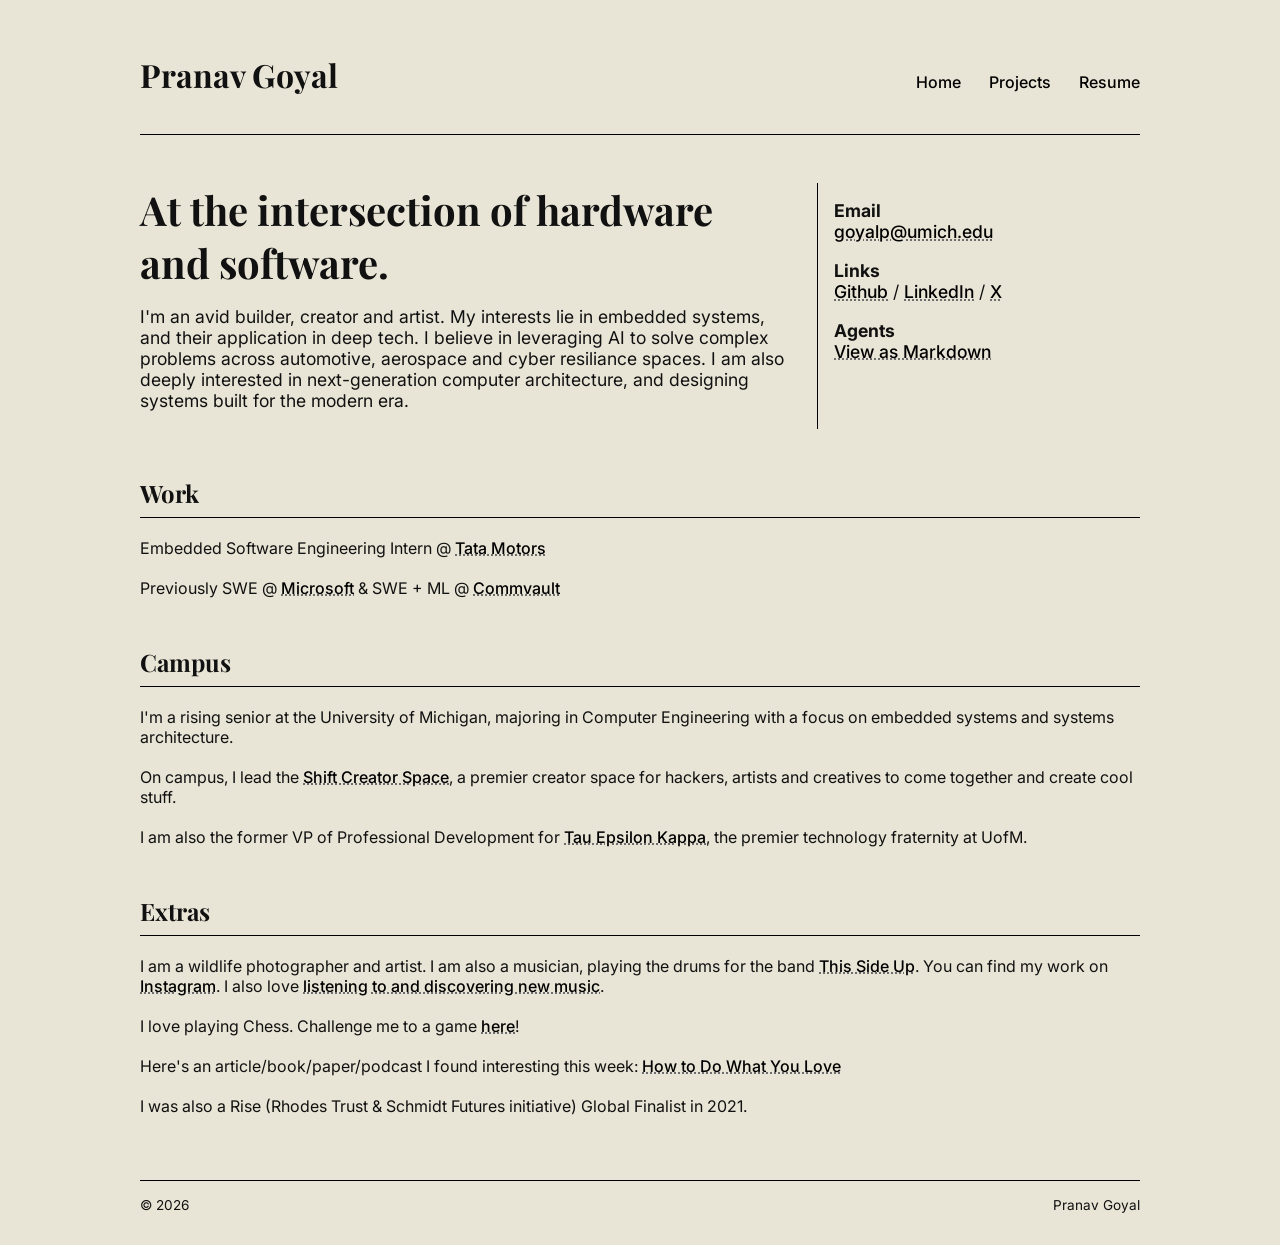
<file: index.html>
<!DOCTYPE html>
<html lang="en">
<head>
  <meta charset="UTF-8">
  <meta name="viewport" content="width=device-width, initial-scale=1.0">
  <title>Hi, I'm Pranav</title>
  <link rel="stylesheet" href="styles.css">
</head>
<body>
  <div class="container">

    <header>
      <h1>Pranav Goyal</h1>
      <nav>
        <a href="/">Home</a>
        <a href="projects.html">Projects</a>
        <a href="resume.html">Resume</a>
      </nav>
    </header>

    <div class="hero">
      <div>
        <h2>At the intersection of hardware and software.</h2>
        <p>
          I'm an avid builder, creator and artist.
          My interests lie in embedded systems, and their application in deep tech.
          I believe in leveraging AI to solve complex problems across automotive, aerospace and cyber resiliance spaces.
          I am also deeply interested in next-generation computer architecture, and designing systems built for the modern era.
        </p>
      </div>

      <div class="side">
        <p><strong>Email</strong><br><a href="mailto:goyalp@umich.edu">goyalp@umich.edu</a></p>
        <p><strong>Links</strong><br><a href="https://github.com/goy4l">Github</a> / <a href="https://linkedin.com/in/pranav-goy4l">LinkedIn</a> / <a href="https://x.com/pranavgoy4l">X</a></p>
        <p><strong>Agents</strong><br><a href="llms.md">View as Markdown</a></p>
      </div>
    </div>

    <div class="section">
      <h2>Work</h2>
      <p>
        <!-- Currently Embedded @ <a href="https://www.tatamotors.com/">Tata Motors</a><br> -->
        Embedded Software Engineering Intern @ <a href="https://tatamotors.com">Tata Motors</a><br><br>
        Previously SWE @ <a href="https://microsoft.com">Microsoft</a> &
          SWE + ML @ <a href="https://commvault.com">Commvault</a><br>
        
      </p>
    </div>

    <div class="section">
      <h2>Campus</h2>
      <p>
        I'm a rising senior at the University of Michigan, majoring in Computer Engineering with a focus on embedded systems and systems architecture.<br><br>
        On campus, I lead the <a href="https://shiftcreator.space">Shift Creator Space</a>, a premier creator space for hackers, artists and creatives to come together and create cool stuff.<br><br>
        I am also the former VP of Professional Development for <a href="https://tauepsilonkappa.com">Tau Epsilon Kappa</a>, the premier technology fraternity at UofM.
      </p>
    </div>

    <div class="section">
      <h2>Extras</h2>
      <p>
        I am a wildlife photographer and artist. I am also a musician, playing the drums for the band <a href="https://instagram.com/thissideupband">This Side Up</a>. You can find my work on <a href="https://instagram.com/goy4l/">Instagram</a>. I also love <a href="https://open.spotify.com/user/31gvb7sceyq2km7hqnnxotjwe7vi?si=38b40d217be34cd7">listening to and discovering new music</a>.<br><br>

        I love playing Chess. Challenge me to a game <a href="https://www.chess.com/member/goy4l">here</a>!<br><br>

        Here's an article/book/paper/podcast I found interesting this week: <a href="https://paulgraham.com/love.html">How to Do What You Love</a><br><br>

        I was also a Rise (Rhodes Trust & Schmidt Futures initiative) Global Finalist in 2021. 
      </p>
    </div>

    <footer>
      <span>© 2026</span>
      <span>Pranav Goyal</span>
    </footer>

  </div>
</body>
</html>
</file>
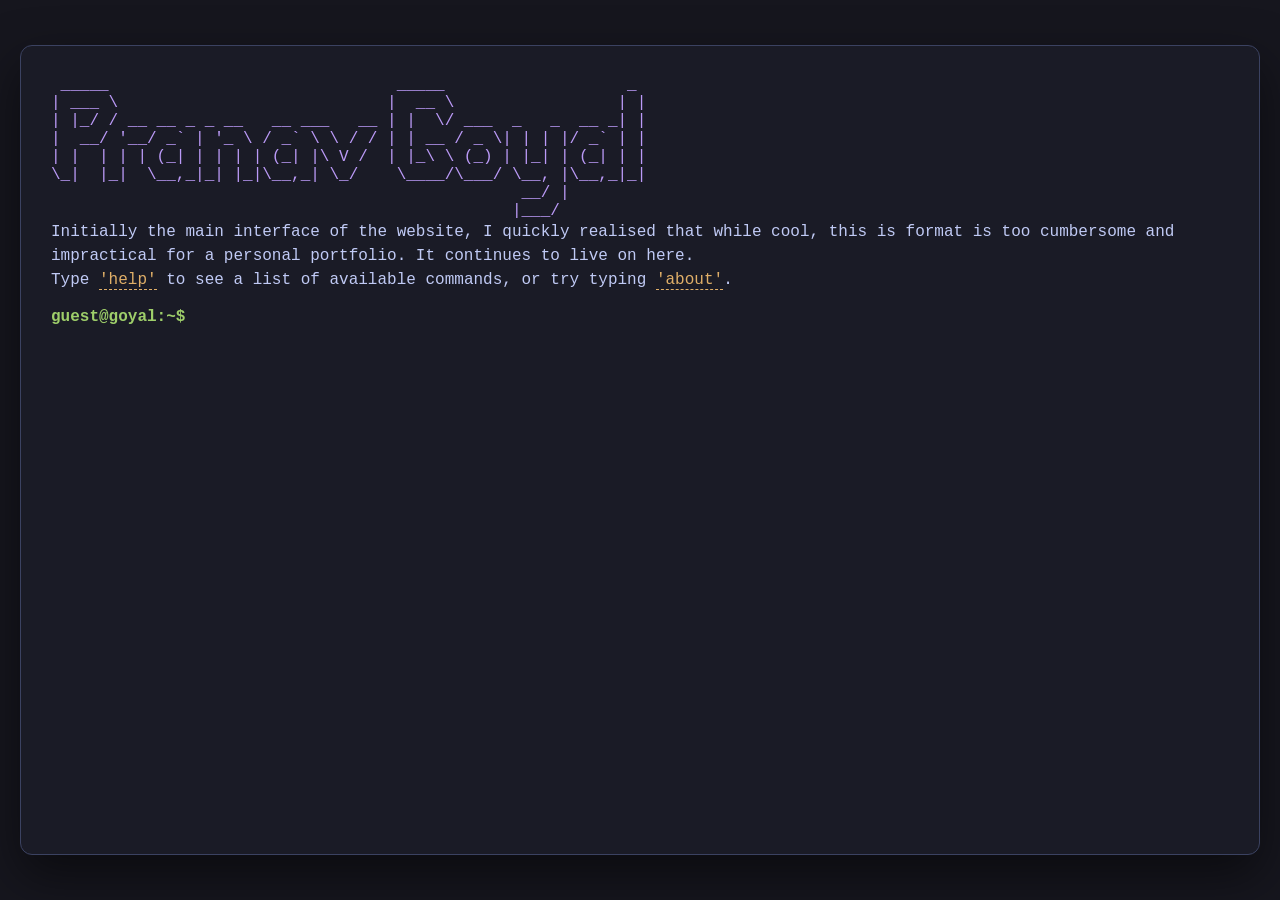
<file: terminal/index.html>
<!DOCTYPE html>
<html lang="en">
<head>
    <meta charset="UTF-8">
    <meta name="viewport" content="width=device-width, initial-scale=1.0">
    <title>Hi, it's Pranav</title>
    <link rel="stylesheet" href="style.css">
</head>
<body>
    <div id="terminal">
        <div id="output"></div>
        <div id="input-line">
            <span class="prompt">guest@goyal:~$</span>
            <input type="text" id="command-input" autocomplete="off" autofocus>
        </div>
    </div>
    <script src="script.js"></script>
</body>
</html>
</file>
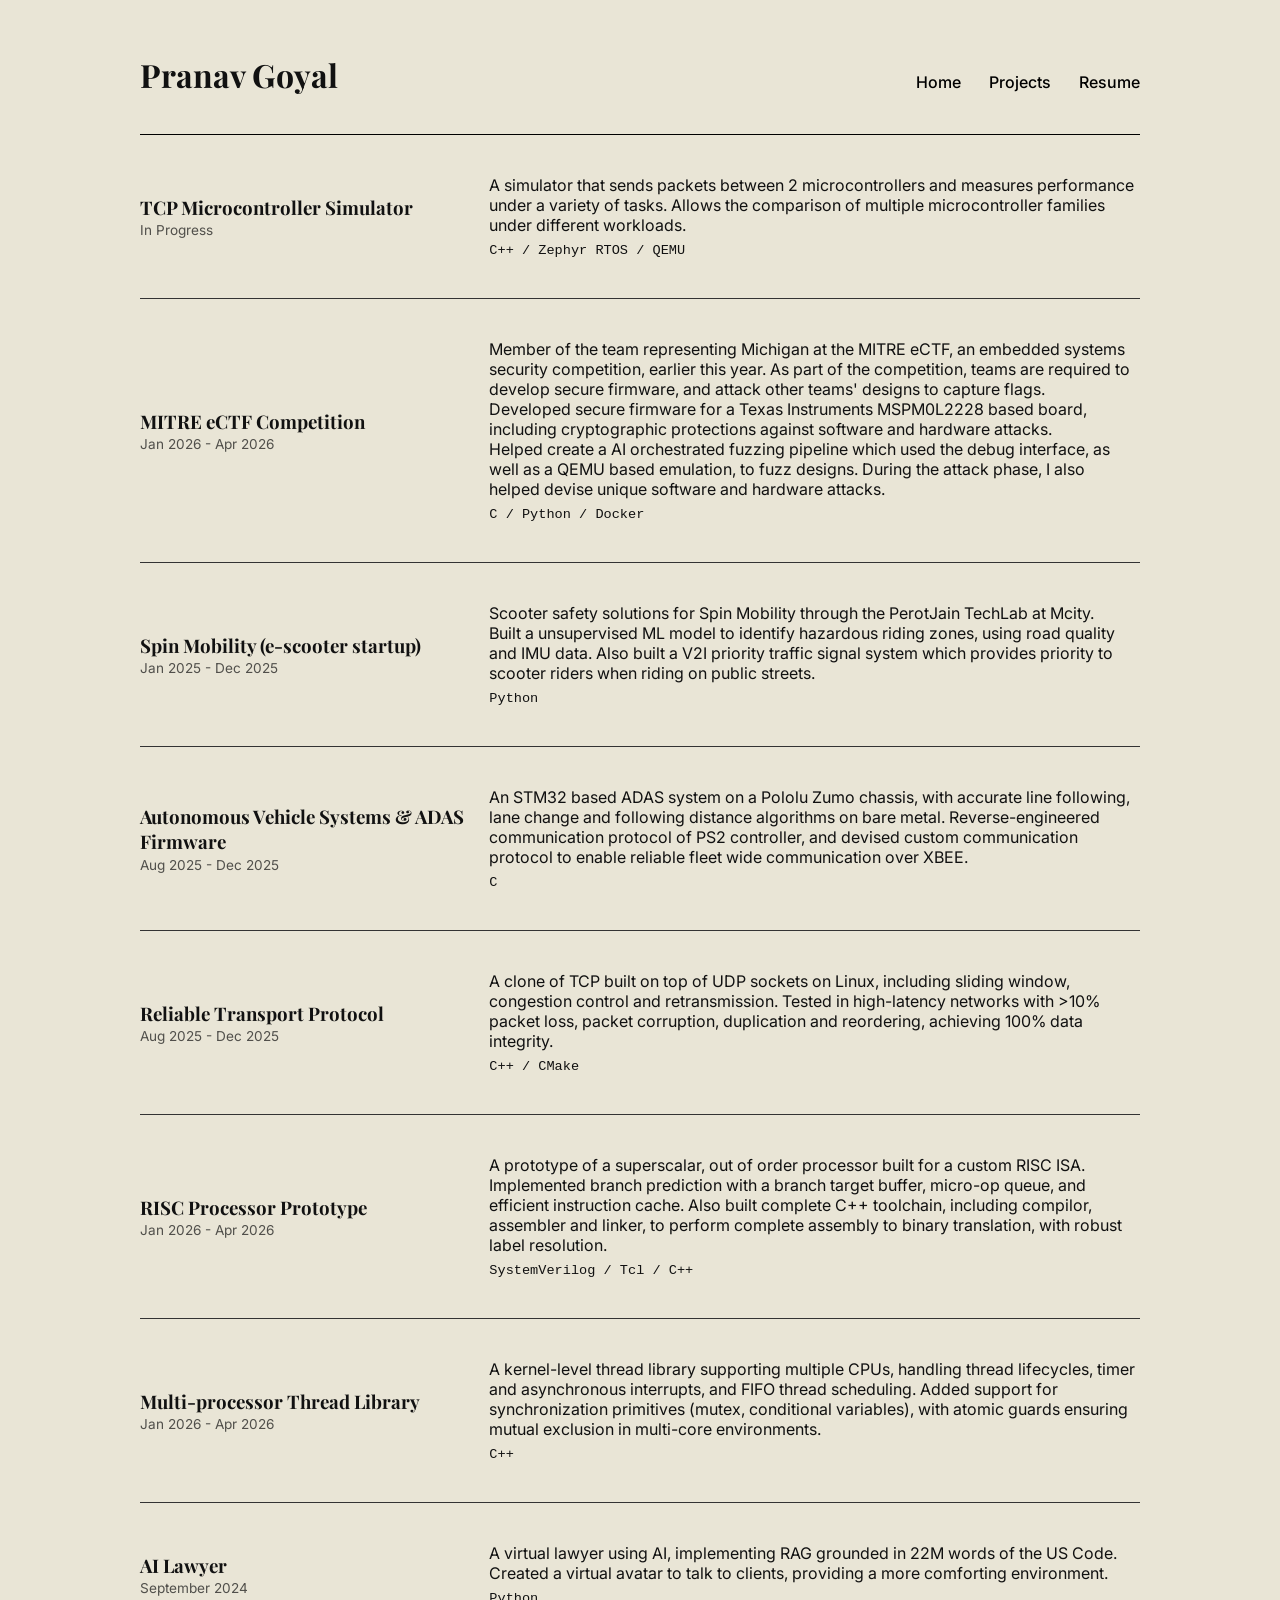
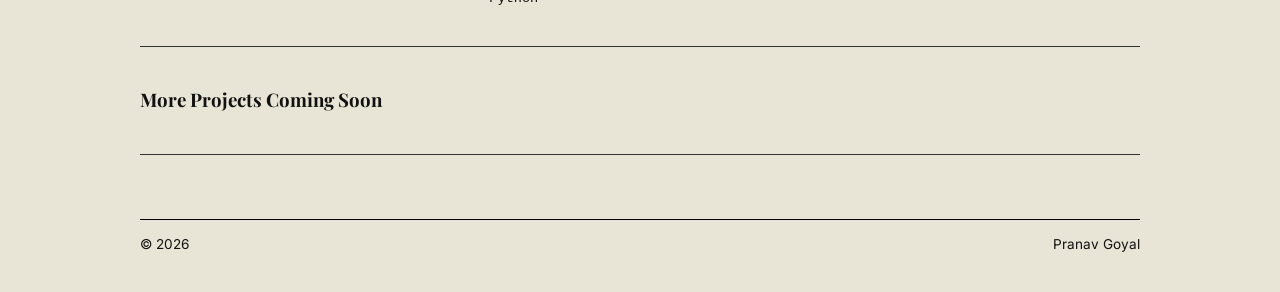
<file: projects.html>
<!DOCTYPE html>
<html lang="en">
<head>
  <meta charset="UTF-8">
  <meta name="viewport" content="width=device-width, initial-scale=1.0">
  <title>Sandbox</title>
  <link rel="stylesheet" href="styles.css">
</head>
<body>
  <div class="container">

    <header>
      <h1>Pranav Goyal</h1>
      <nav>
        <a href="/">Home</a>
        <a href="projects.html">Projects</a>
        <a href="resume.html">Resume</a>
      </nav>
    </header>

    <div class="project">
        <div>
          <h3>TCP Microcontroller Simulator</h3>
          <div class="tagline">In Progress</div>
        </div>
        <div>
          <p>A simulator that sends packets between 2 microcontrollers and measures performance under a variety of tasks.
            Allows the comparison of multiple microcontroller families under different workloads.</p>
          <div class="tech">C++ / Zephyr RTOS / QEMU</div>
        </div>
    </div>

    <div class="project">
        <div>
          <h3>MITRE eCTF Competition</h3>
          <div class="tagline">Jan 2026 - Apr 2026</div>
        </div>
        <div>
          <p>Member of the team representing Michigan at the MITRE eCTF, an embedded systems security competition, earlier this year.
            As part of the competition, teams are required to develop secure firmware, and attack other teams' designs to capture flags.<br>
            Developed secure firmware for a Texas Instruments MSPM0L2228 based board, including cryptographic protections against software and hardware attacks.<br>
            Helped create a AI orchestrated fuzzing pipeline which used the debug interface, as well as a QEMU based emulation, to fuzz designs.
            During the attack phase, I also helped devise unique software and hardware attacks. </p>
          <div class="tech">C / Python / Docker</div>
        </div>
    </div>

    <div class="project">
        <div>
          <h3>Spin Mobility (e-scooter startup)</h3>
          <div class="tagline">Jan 2025 - Dec 2025</div>
        </div>
        <div>
          <p>Scooter safety solutions for Spin Mobility through the PerotJain TechLab at Mcity. <br>Built a unsupervised ML
            model to identify hazardous riding zones, using road quality and IMU data. Also built a V2I priority traffic signal system
            which provides priority to scooter riders when riding on public streets.
          </p>
          <div class="tech">Python</div>
        </div>
    </div>

    <div class="project">
        <div>
          <h3>Autonomous Vehicle Systems & ADAS Firmware</h3>
          <div class="tagline">Aug 2025 - Dec 2025</div>
        </div>
        <div>
          <p>An STM32 based ADAS system on a Pololu Zumo chassis, with accurate line following, lane change and following distance
            algorithms on bare metal. Reverse-engineered communication protocol of PS2 controller, and devised custom communication protocol
            to enable reliable fleet wide communication over XBEE.</p>
          </p>
          <div class="tech">C</div>
        </div>
    </div>

    <div class="project">
        <div>
          <h3>Reliable Transport Protocol</h3>
          <div class="tagline">Aug 2025 - Dec 2025</div>
        </div>
        <div>
          <p>A clone of TCP built on top of UDP sockets on Linux, including sliding window, congestion control and retransmission.
            Tested in high-latency networks with >10% packet loss, packet corruption, duplication and reordering, achieving 100% data integrity.
          </p>
          </p>
          <div class="tech">C++ / CMake</div>
        </div>
    </div>

    <div class="project">
        <div>
          <h3>RISC Processor Prototype</h3>
          <div class="tagline">Jan 2026 - Apr 2026</div>
        </div>
        <div>
          <p>A prototype of a superscalar, out of order processor built for a custom RISC ISA. Implemented branch prediction with a branch target buffer, 
            micro-op queue, and efficient instruction cache. Also built complete C++ toolchain, including compilor, assembler and linker, to perform complete assembly to binary
            translation, with robust label resolution.
          </p>
          </p>
          <div class="tech">SystemVerilog / Tcl / C++</div>
        </div>
    </div>

    <div class="project">
        <div>
          <h3>Multi-processor Thread Library</h3>
          <div class="tagline">Jan 2026 - Apr 2026</div>
        </div>
        <div>
          <p>A kernel-level thread library supporting multiple CPUs, handling thread lifecycles,
            timer and asynchronous interrupts, and FIFO thread scheduling. Added support for synchronization primitives
            (mutex, conditional variables), with atomic guards ensuring mutual exclusion in multi-core environments. 

          </p>
          </p>
          <div class="tech">C++</div>
        </div>
    </div>

    <div class="project">
        <div>
          <h3>AI Lawyer</h3>
          <div class="tagline">September 2024</div>
        </div>
        <div>
          <p>A virtual lawyer using AI, implementing RAG grounded in 22M words of the US Code. Created a virtual avatar to talk to clients, providing a more comforting
            environment.
          </p>
          </p>
          <div class="tech">Python</div>
        </div>
    </div>
    
    <div class="project">
        <div>
          <h3>More Projects Coming Soon</h3>
          <div class="tagline"></div>
        </div>
        <div>
          <p></p>
          </p>
          <div class="tech"></div>
        </div>
    </div>

    <footer>
      <span>© 2026</span>
      <span>Pranav Goyal</span>
    </footer>

  </div>
</body>
</html>
</file>
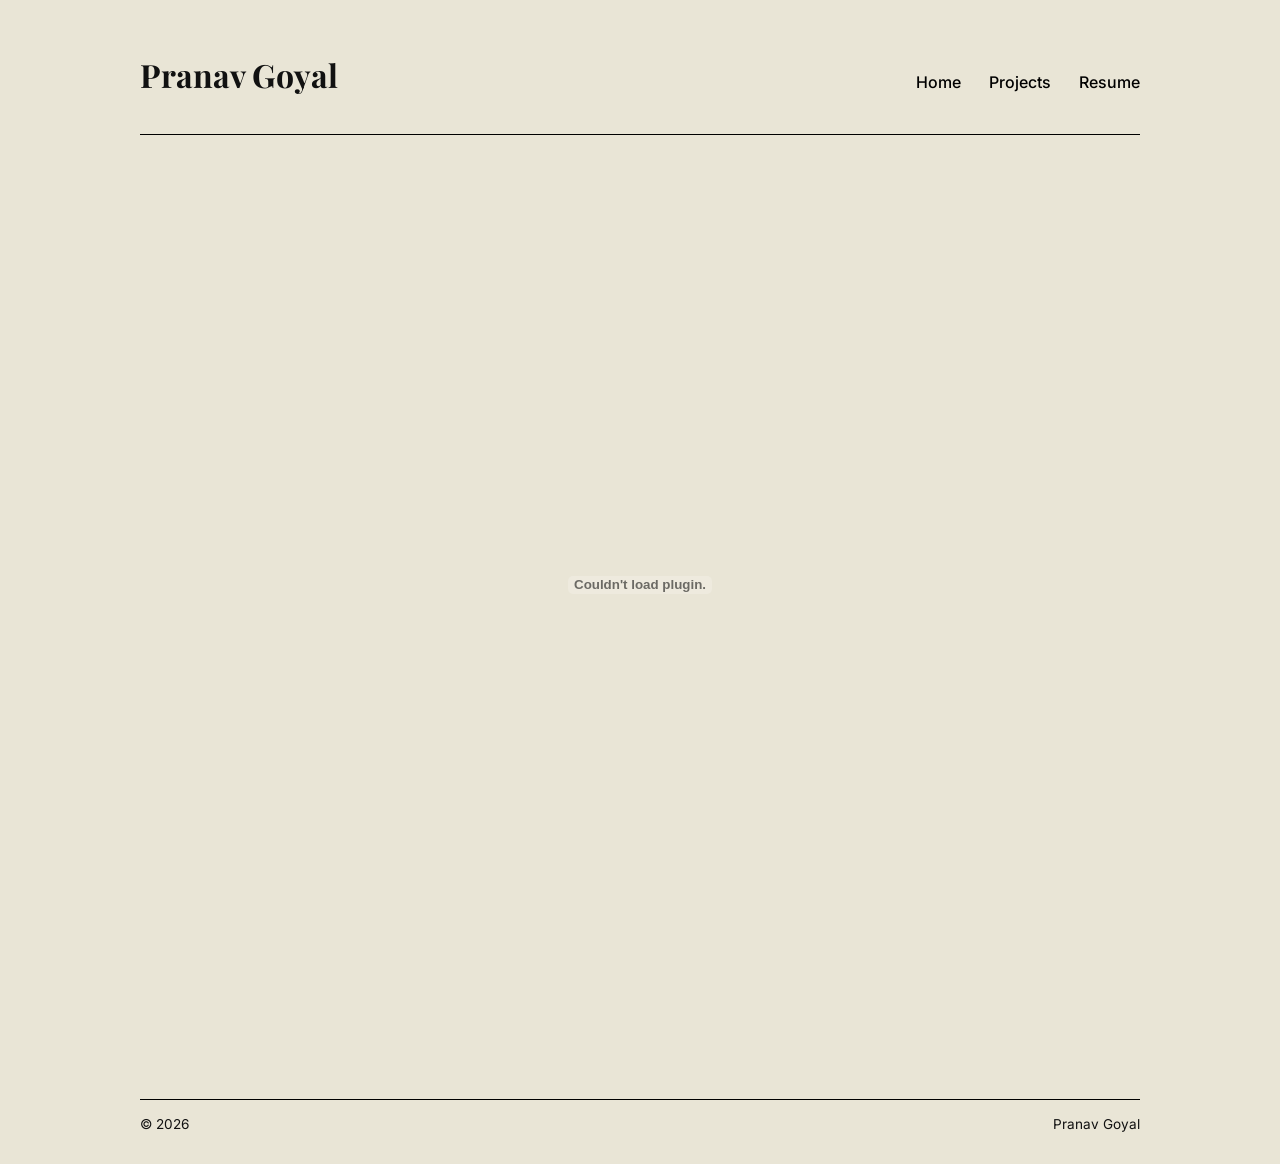
<file: resume.html>
<html lang="en">
<head>
  <meta charset="UTF-8">
  <meta name="viewport" content="width=device-width, initial-scale=1.0">
  <title>Resume</title>
  <link rel="stylesheet" href="styles.css">
</head>
<body>
  <div class="container">

    <header>
      <h1>Pranav Goyal</h1>
      <nav>
        <a href="/">Home</a>
        <a href="projects.html">Projects</a>
        <a href="resume.html">Resume</a>
      </nav>
    </header>

    <embed src="resume.pdf" type="application/pdf" width="100%" height="100%">

    <footer>
      <span>© 2026</span>
      <span>Pranav Goyal</span>
    </footer>

  </div>
</body>
</html>
</file>
<file: styles.css>
@import url('https://fonts.googleapis.com/css2?family=Inter:wght@300;400;600&family=Playfair+Display:wght@400;600&display=swap');

body {
  margin: 0;
  background: #e9e5d6;
  color: #111;
  font-family: 'Inter', sans-serif;
}

.container {
  max-width: 1000px;
  margin: auto;
  padding: 2rem;
}

header {
  display: flex;
  justify-content: space-between;
  align-items: baseline;
  border-bottom: 1px solid #000;
  padding-bottom: 1rem;
}

header h1 {
  font-family: 'Playfair Display', serif;
  font-size: 2rem;
}

nav a {
  margin-left: 1.5rem;
  text-decoration: none;
  color: #000;
  font-weight: 500;
}

nav a:hover {
  text-decoration: underline;
}

p a {
  text-decoration: underline;
  text-decoration-style: dotted;
  text-decoration-color: #6d6d6d;
  text-decoration-thickness: 2px;
  color: #000;
  font-weight: 500;
}

p a:hover {
  text-decoration: underline;
}

.hero {
  margin-top: 3rem;
  display: grid;
  grid-template-columns: 2fr 1fr;
  gap: 2rem;
}

.hero h2 {
  font-family: 'Playfair Display', serif;
  font-size: 2.5rem;
  margin: 0;
}

.hero p {
  font-size: 1.1rem;
}

.side {
  font-size: 0.9rem;
  border-left: 1px solid #000;
  padding-left: 1rem;
}

.section {
  margin-top: 3rem;
}

.section h2 {
  font-family: 'Playfair Display', serif;
  border-bottom: 1px solid #000;
  padding-bottom: 0.5rem;
}

.project {
  display: grid;
  grid-template-columns: 1fr 2fr;
  gap: 1.5rem;
  padding: 1.5rem 0;
  border-bottom: 1px solid #333333;
  align-items: center;
}

.project h3 {
  margin-bottom: 0.15rem;
  margin-top: 0;
  font-family: 'Playfair Display', serif;
}

.project p {
  margin: 0;
}

.project > div {
  padding: 1rem 0;
}

.tagline {
  font-size: 0.85rem;
  /* margin-top: 0.01rem; */
  opacity: 0.7;
  margin-bottom: 0;
}

.tech {
  font-family: monospace;
  font-size: 0.85rem;
  margin-top: 0.5rem;
  margin-bottom: 0;
}

footer {
  margin-top: 4rem;
  padding-top: 1rem;
  border-top: 1px solid #000;
  display: flex;
  justify-content: space-between;
  font-size: 0.85rem;
}

@media (max-width: 700px) {
  .hero {
    grid-template-columns: 1fr;
  }

  .project {
    grid-template-columns: 1fr;
  }

  header {
    flex-direction: column;
    gap: 1rem;
  }
}
</file>
<file: terminal/style.css>
body {
    background-color: #16161e; /* Slightly darker background for the "desktop" */
    color: #c0caf5; 
    font-family: 'Ubuntu Mono', 'Courier New', monospace;
    margin: 0;
    padding: 20px;
    height: 100vh;
    box-sizing: border-box;
    display: flex;
    align-items: center;      /* Centers the box vertically */
    justify-content: center;  /* Centers the box horizontally */
}

#terminal {
    background-color: #1a1b26; /* The Tokyo Night color for inside the terminal */
    width: 100%;
    /* max-width: 800px; */
    height: 90vh;              /* Gives the box a set height so it doesn't stretch infinitely */
    padding: 30px;
    box-sizing: border-box;
    overflow-y: auto;          /* Keeps the scrolling contained inside the box */
    
    /* The magic that makes it a "window" */
    border-radius: 12px;       /* Smooth, rounded corners */
    border: 1px solid #3b4261; /* A subtle border to define the edge */
    box-shadow: 0 20px 50px rgba(0, 0, 0, 0.5); /* A deep drop shadow for a 3D effect */
}

.prompt {
    color: #9ece6a; /* Tokyo Night green for the prompt */
    font-weight: bold;
    margin-right: 10px;
}

#input-line {
    display: flex;
    align-items: center;
    margin-top: 10px;
}

/* This block completely removes the ugly input box */
input {
    background: transparent !important;
    border: none !important;
    outline: none !important;
    box-shadow: none !important;
    color: #c0caf5; /* Matches the text color */
    font-family: inherit;
    font-size: 16px;
    flex-grow: 1;
}

input:focus {
    outline: none !important;
}

pre {
    margin: 0;
    font-family: inherit;
    color: #bb9af7; /* Tokyo Night purple for the ASCII art */
}

/* Styling the clickable commands to look like modern terminal links */
.clickable {
    color: #e0af68; /* Tokyo Night yellow/orange */
    cursor: pointer;
    text-decoration: none;
    border-bottom: 1px dashed #e0af68;
    transition: color 0.2s, border-bottom 0.2s;
}

.clickable:hover {
    color: #ff9e64; /* Brighter orange on hover */
    border-bottom: 1px solid #ff9e64;
}

.clickable_ext {
    color: #729FCF;
    cursor: pointer;
    text-decoration: none;
    border-bottom: 1px dashed #729FCF;
    transition: color 0.2s, border-bottom 0.2s;
}

.clickable_ext:hover {
    color: #567fac;
    border-bottom: 1px solid #567fac;
}

.response-text { 
    margin-bottom: 15px; 
    line-height: 1.5; 
}
</file>
